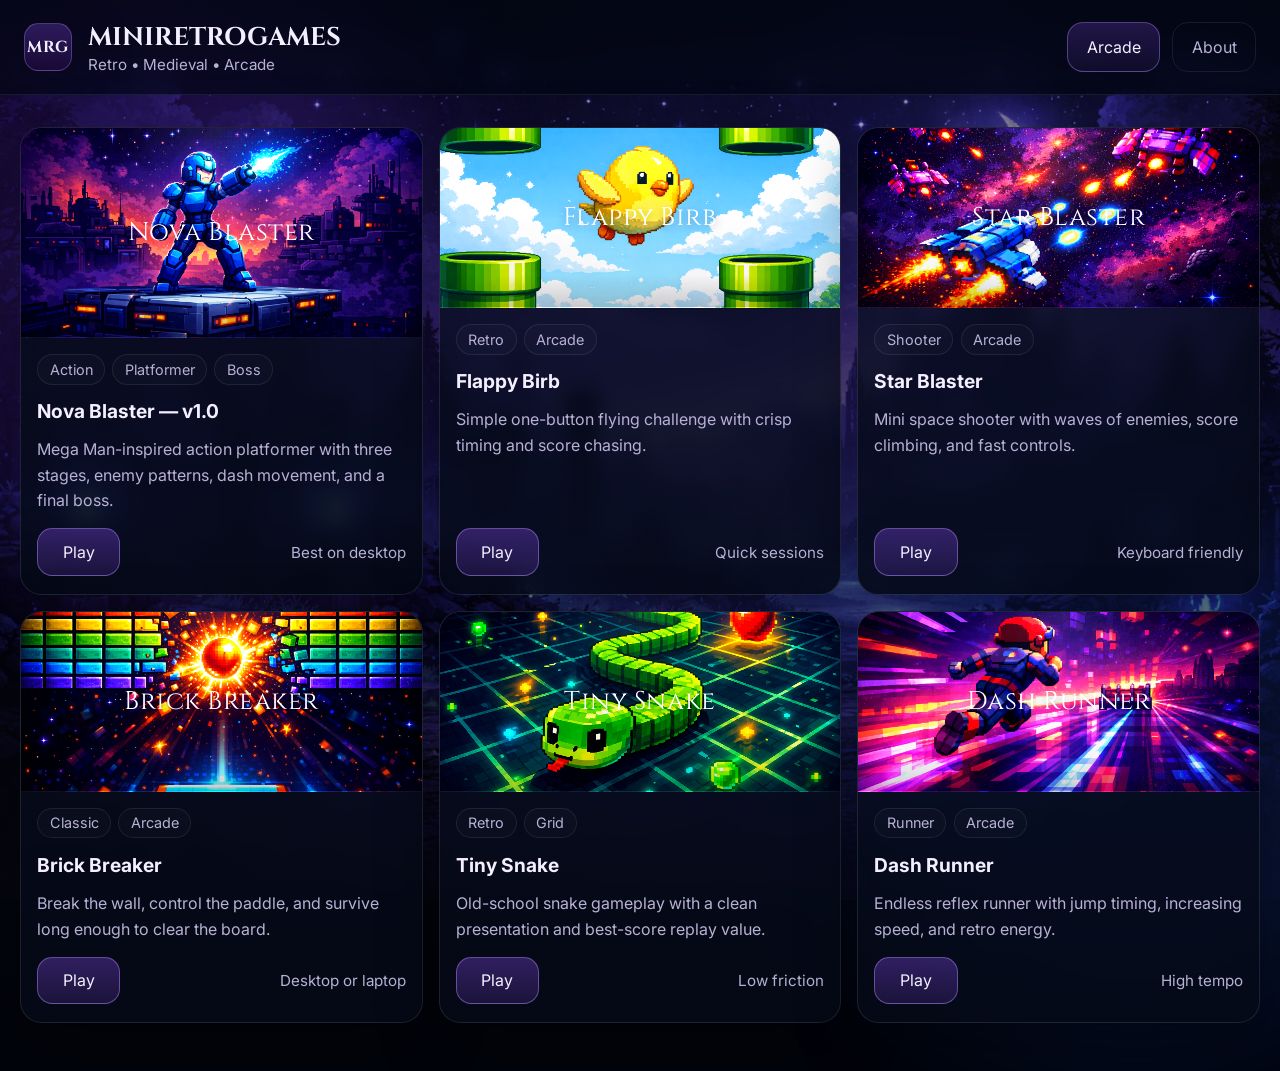
<file: index.html>
<!DOCTYPE html>
<html lang="en">
<head>
  <meta charset="UTF-8" />
  <meta name="viewport" content="width=device-width, initial-scale=1.0" />
  <title>MiniRetroGames</title>
  <meta name="description" content="A polished collection of small browser games built with vanilla JavaScript." />
  <link rel="preconnect" href="https://fonts.googleapis.com">
  <link rel="preconnect" href="https://fonts.gstatic.com" crossorigin>
  <link href="https://fonts.googleapis.com/css2?family=Cinzel:wght@400;600;700&family=Inter:wght@400;500;600;700&display=swap" rel="stylesheet">
  <link rel="stylesheet" href="style.css" />
</head>
<body>
  <div class="page-backdrop"></div>
  <div class="bg-orb orb-left"></div>
  <div class="bg-orb orb-right"></div>
  <div class="bg-grid"></div>
  

  <header class="site-header">
    <a class="brand" href="#" aria-label="MiniRetroGames home">
      <div class="brand-mark">MRG</div>
      <div>
        <div class="brand-title">MiniRetroGames</div>
        <div class="brand-subtitle">Retro • Medieval • Arcade</div>
      </div>
    </a>

    <nav class="top-nav" aria-label="Primary navigation">
      <button class="nav-pill active" data-panel="arcade">Arcade</button>
      <button class="nav-pill" data-panel="about">About</button>
    </nav>
  </header>

  <main class="shell">
    <section id="arcade" class="panel active" aria-label="Arcade games">
      <div class="grid">
        <article class="game-card featured">
          <div class="card-art art-nova has-cover">
            <div class="art-title">Nova Blaster</div>
          </div>
          <div class="card-body">
            <div class="tags">
              <span>Action</span>
              <span>Platformer</span>
              <span>Boss</span>
            </div>
            <h2>Nova Blaster — v1.0</h2>
            <p>Mega Man-inspired action platformer with three stages, enemy patterns, dash movement, and a final boss.</p>
            <div class="card-actions">
              <a class="play-btn" href="games/nova-blaster/index.html" target="_blank" rel="noopener">Play</a>
              <span class="card-note">Best on desktop</span>
            </div>
          </div>
        </article>

        <article class="game-card">
          <div class="card-art art-flappy has-cover">
            <div class="art-title">Flappy Birb</div>
          </div>
          <div class="card-body">
            <div class="tags">
              <span>Retro</span>
              <span>Arcade</span>
            </div>
            <h2>Flappy Birb</h2>
            <p>Simple one-button flying challenge with crisp timing and score chasing.</p>
            <div class="card-actions">
              <a class="play-btn" href="games/flappy-birb/index.html" target="_blank" rel="noopener">Play</a>
              <span class="card-note">Quick sessions</span>
            </div>
          </div>
        </article>

        <article class="game-card">
          <div class="card-art art-star has-cover">
            <div class="art-title">Star Blaster</div>
          </div>
          <div class="card-body">
            <div class="tags">
              <span>Shooter</span>
              <span>Arcade</span>
            </div>
            <h2>Star Blaster</h2>
            <p>Mini space shooter with waves of enemies, score climbing, and fast controls.</p>
            <div class="card-actions">
              <a class="play-btn" href="games/star-blaster/index.html" target="_blank" rel="noopener">Play</a>
              <span class="card-note">Keyboard friendly</span>
            </div>
          </div>
        </article>

        <article class="game-card">
          <div class="card-art art-brick has-cover">
            <div class="art-title">Brick Breaker</div>
          </div>
          <div class="card-body">
            <div class="tags">
              <span>Classic</span>
              <span>Arcade</span>
            </div>
            <h2>Brick Breaker</h2>
            <p>Break the wall, control the paddle, and survive long enough to clear the board.</p>
            <div class="card-actions">
              <a class="play-btn" href="games/brick-breaker/index.html" target="_blank" rel="noopener">Play</a>
              <span class="card-note">Desktop or laptop</span>
            </div>
          </div>
        </article>

        <article class="game-card">
          <div class="card-art art-snake has-cover">
            <div class="art-title">Tiny Snake</div>
          </div>
          <div class="card-body">
            <div class="tags">
              <span>Retro</span>
              <span>Grid</span>
            </div>
            <h2>Tiny Snake</h2>
            <p>Old-school snake gameplay with a clean presentation and best-score replay value.</p>
            <div class="card-actions">
              <a class="play-btn" href="games/tiny-snake/index.html" target="_blank" rel="noopener">Play</a>
              <span class="card-note">Low friction</span>
            </div>
          </div>
        </article>

        <article class="game-card">
          <div class="card-art art-runner has-cover">
            <div class="art-title">Dash Runner</div>
          </div>
          <div class="card-body">
            <div class="tags">
              <span>Runner</span>
              <span>Arcade</span>
            </div>
            <h2>Dash Runner</h2>
            <p>Endless reflex runner with jump timing, increasing speed, and retro energy.</p>
            <div class="card-actions">
              <a class="play-btn" href="games/dash-runner/index.html" target="_blank" rel="noopener">Play</a>
              <span class="card-note">High tempo</span>
            </div>
          </div>
        </article>
      </div>
    </section>

    <section id="about" class="panel" aria-label="About MiniRetroGames">
      <div class="about-card">
        <h1>About this collection</h1>
        <p>
          MiniRetroGames is a small browser arcade shelf built around short, replayable games.
          The collection mixes action, platforming, and classic retro ideas, with each project kept lightweight and easy to launch in a browser.
        </p>
        <div class="about-grid">
          <div>
            <h3>What is inside?</h3>
            <ul>
              <li>6 playable browser games</li>
              <li>Fast-loading standalone game folders</li>
            </ul>
          </div>
        </div>
      </div>
    </section>
  </main>

  <script src="script.js"></script>
</body>
</html>
</file>
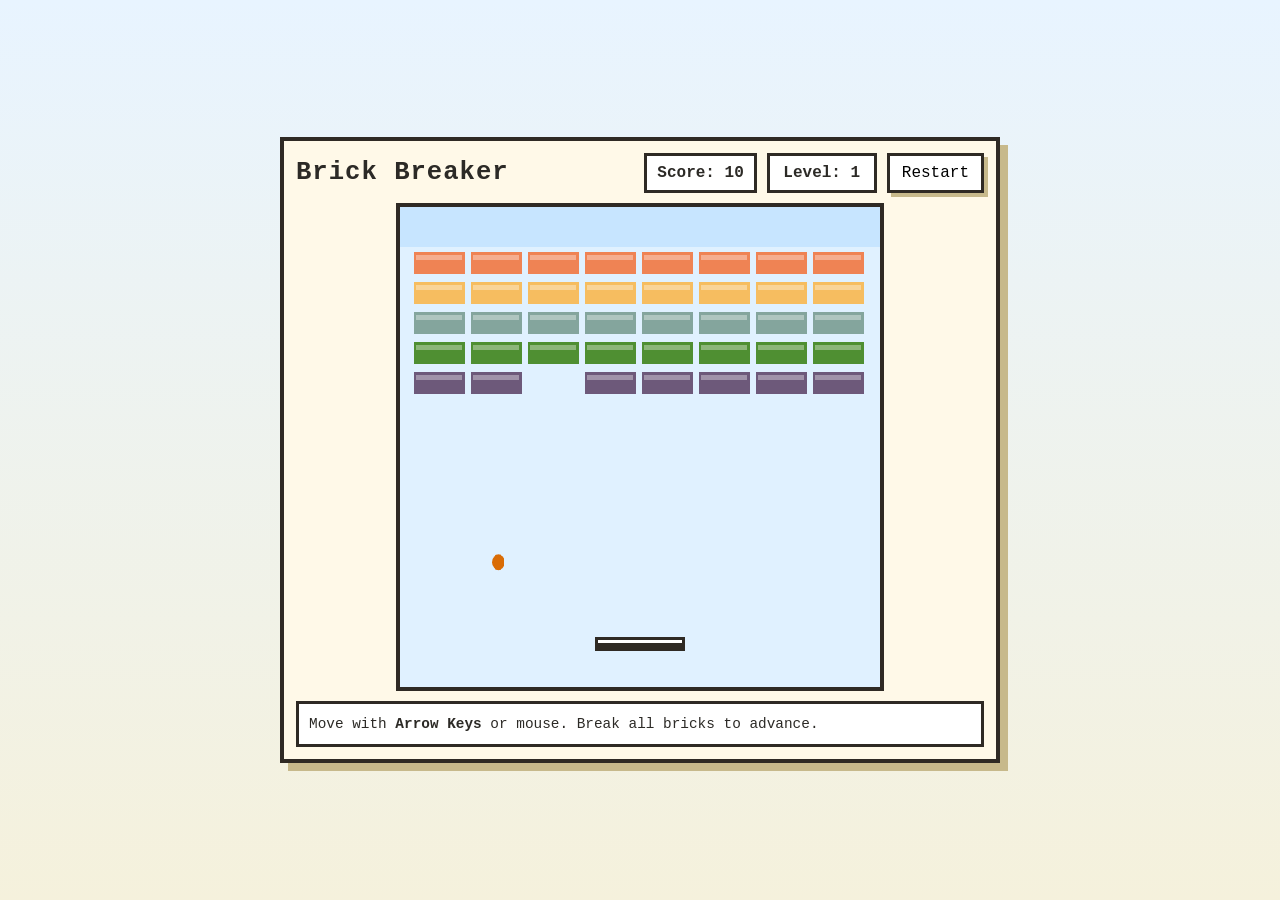
<file: games/brick-breaker/index.html>
<!DOCTYPE html>
<html lang="en">
<head>
  <meta charset="UTF-8" />
  <meta name="viewport" content="width=device-width,initial-scale=1.0" />
  <title>Brick Breaker</title>
  <link rel="stylesheet" href="../../shared/game-shell.css" />
  <link rel="stylesheet" href="style.css" />
</head>
<body>
  <div class="game-shell">
    <div class="topbar">
      <div class="title">Brick Breaker</div>
      <div class="hud">
        <div class="badge">Score: <span id="score">0</span></div>
        <div class="badge">Level: <span id="level">1</span></div>
        <button id="restart">Restart</button>
      </div>
    </div>

    <canvas id="game" width="640" height="480"></canvas>

    <div class="help">
      Move with <b>Arrow Keys</b> or mouse.
      Break all bricks to advance.
    </div>
  </div>

  <script src="script.js"></script>
</body>
</html>
</file>
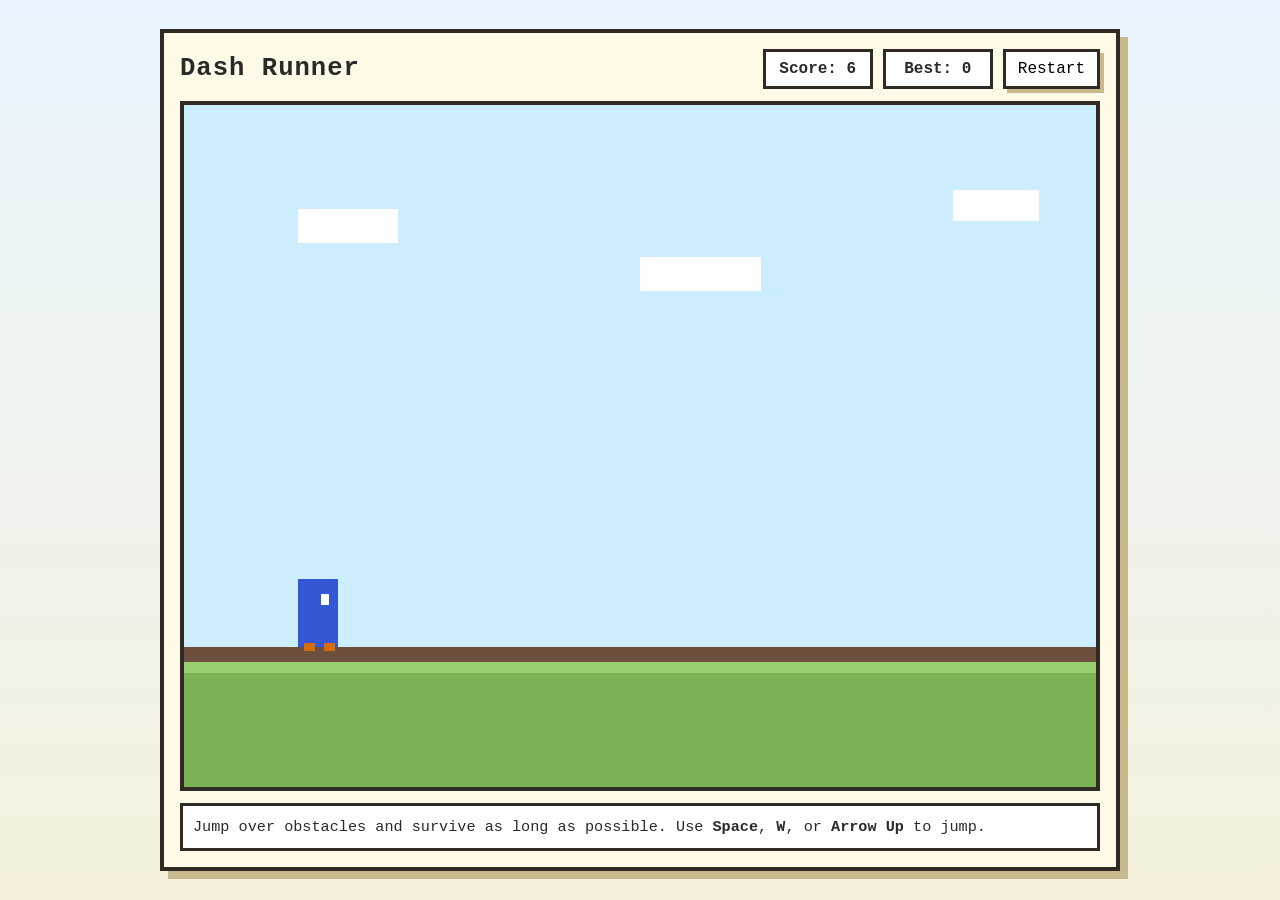
<file: games/dash-runner/index.html>
<!DOCTYPE html>
<html lang="en">
<head>
  <meta charset="UTF-8" />
  <meta name="viewport" content="width=device-width,initial-scale=1.0" />
  <title>Dash Runner</title>
  <link rel="stylesheet" href="../../shared/game-shell.css" />
  <link rel="stylesheet" href="style.css" />
</head>
<body>
  <div class="game-shell">
    <div class="topbar">
      <div class="title">Dash Runner</div>
      <div class="hud">
        <div class="badge">Score: <span id="score">0</span></div>
        <div class="badge">Best: <span id="best">0</span></div>
        <button id="restart">Restart</button>
      </div>
    </div>

    <canvas id="game" width="640" height="360"></canvas>

    <div class="help">
      Jump over obstacles and survive as long as possible.
      Use <b>Space</b>, <b>W</b>, or <b>Arrow Up</b> to jump.
    </div>
  </div>

  <script src="script.js"></script>
</body>
</html>
</file>
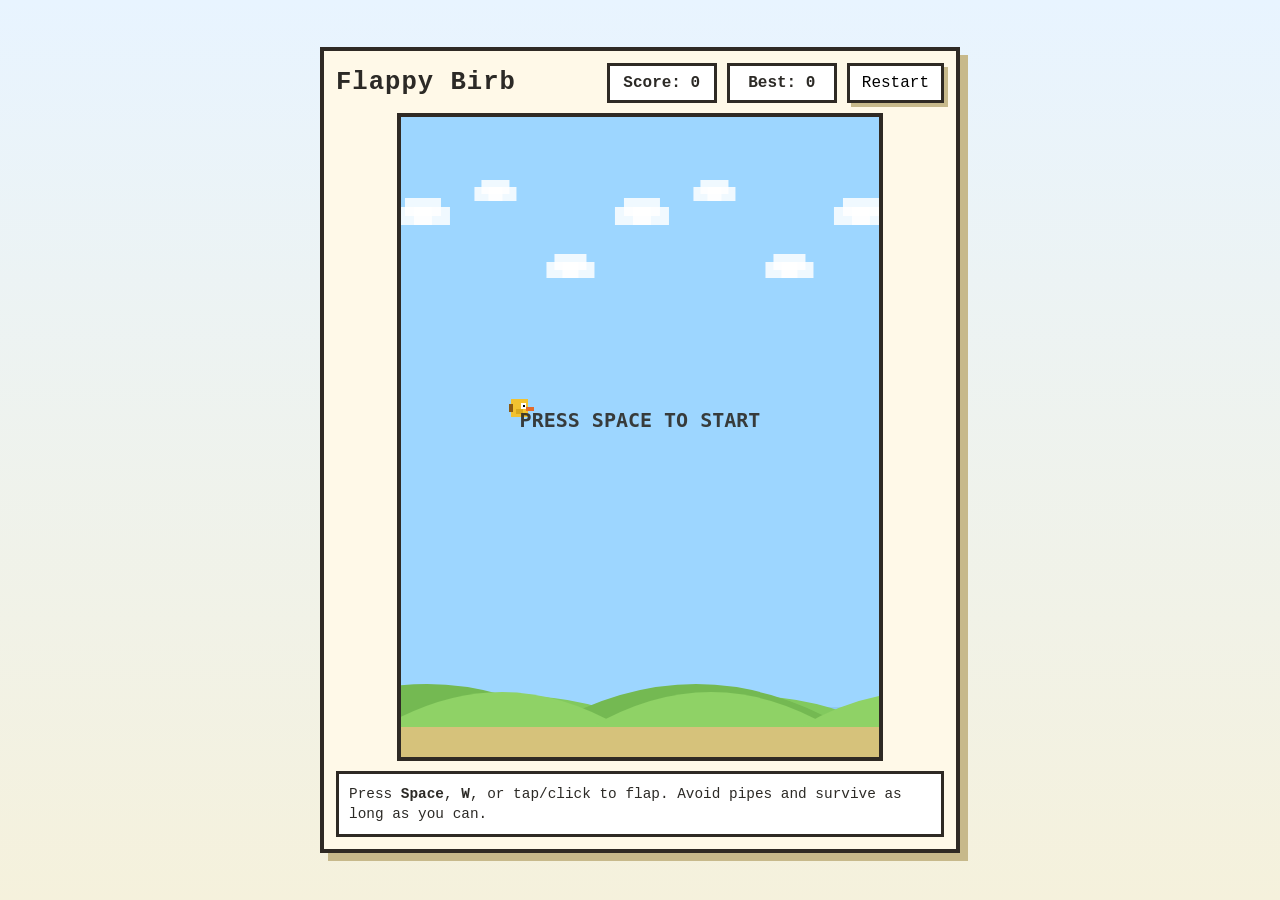
<file: games/flappy-birb/index.html>
<!DOCTYPE html>
<html lang="en">
<head>
  <meta charset="UTF-8" />
  <meta name="viewport" content="width=device-width,initial-scale=1.0" />
  <title>Flappy Birb</title>
  <link rel="stylesheet" href="../../shared/game-shell.css" />
  <link rel="stylesheet" href="style.css" />
</head>
<body>
  <div class="game-shell">
    <div class="topbar">
      <div class="title">Flappy Birb</div>
      <div class="hud">
        <div class="badge">Score: <span id="score">0</span></div>
        <div class="badge">Best: <span id="best">0</span></div>
        <button id="restart">Restart</button>
      </div>
    </div>

    <canvas id="game" width="480" height="640"></canvas>

    <div class="help">
      Press <b>Space</b>, <b>W</b>, or tap/click to flap.
      Avoid pipes and survive as long as you can.
    </div>
  </div>

  <script src="script.js"></script>
</body>
</html>
</file>
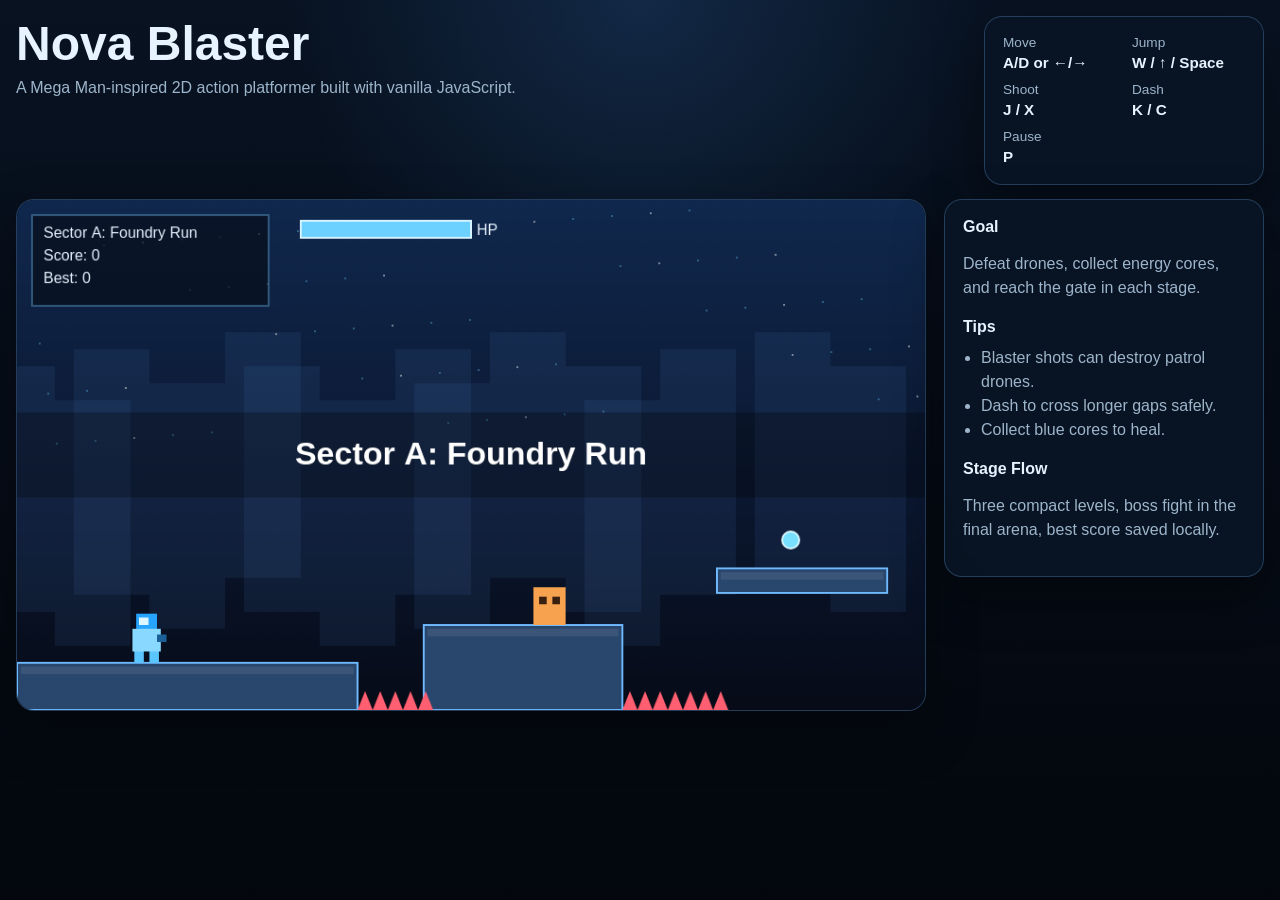
<file: games/nova-blaster/index.html>
<!DOCTYPE html>
<html lang="en">
<head>
  <meta charset="UTF-8" />
  <meta name="viewport" content="width=device-width, initial-scale=1.0" />
  <title>Nova Blaster</title>
  <link rel="stylesheet" href="style.css" />
</head>
<body>
  <div class="shell">
    <header>
      <div>
        <h1>Nova Blaster</h1>
        <p class="tag">A Mega Man-inspired 2D action platformer built with vanilla JavaScript.</p>
      </div>
      <div class="hud-card">
        <div><span>Move</span><strong>A/D or ←/→</strong></div>
        <div><span>Jump</span><strong>W / ↑ / Space</strong></div>
        <div><span>Shoot</span><strong>J / X</strong></div>
        <div><span>Dash</span><strong>K / C</strong></div>
        <div><span>Pause</span><strong>P</strong></div>
      </div>
    </header>

    <main>
      <canvas id="game" width="960" height="540" aria-label="Nova Blaster game canvas"></canvas>
      <aside class="panel">
        <section>
          <h2>Goal</h2>
          <p>Defeat drones, collect energy cores, and reach the gate in each stage.</p>
        </section>
        <section>
          <h2>Tips</h2>
          <ul>
            <li>Blaster shots can destroy patrol drones.</li>
            <li>Dash to cross longer gaps safely.</li>
            <li>Collect blue cores to heal.</li>
          </ul>
        </section>
        <section>
          <h2>Stage Flow</h2>
          <p>Three compact levels, boss fight in the final arena, best score saved locally.</p>
        </section>
      </aside>
    </main>
  </div>

  <script src="script.js"></script>
</body>
</html>
</file>
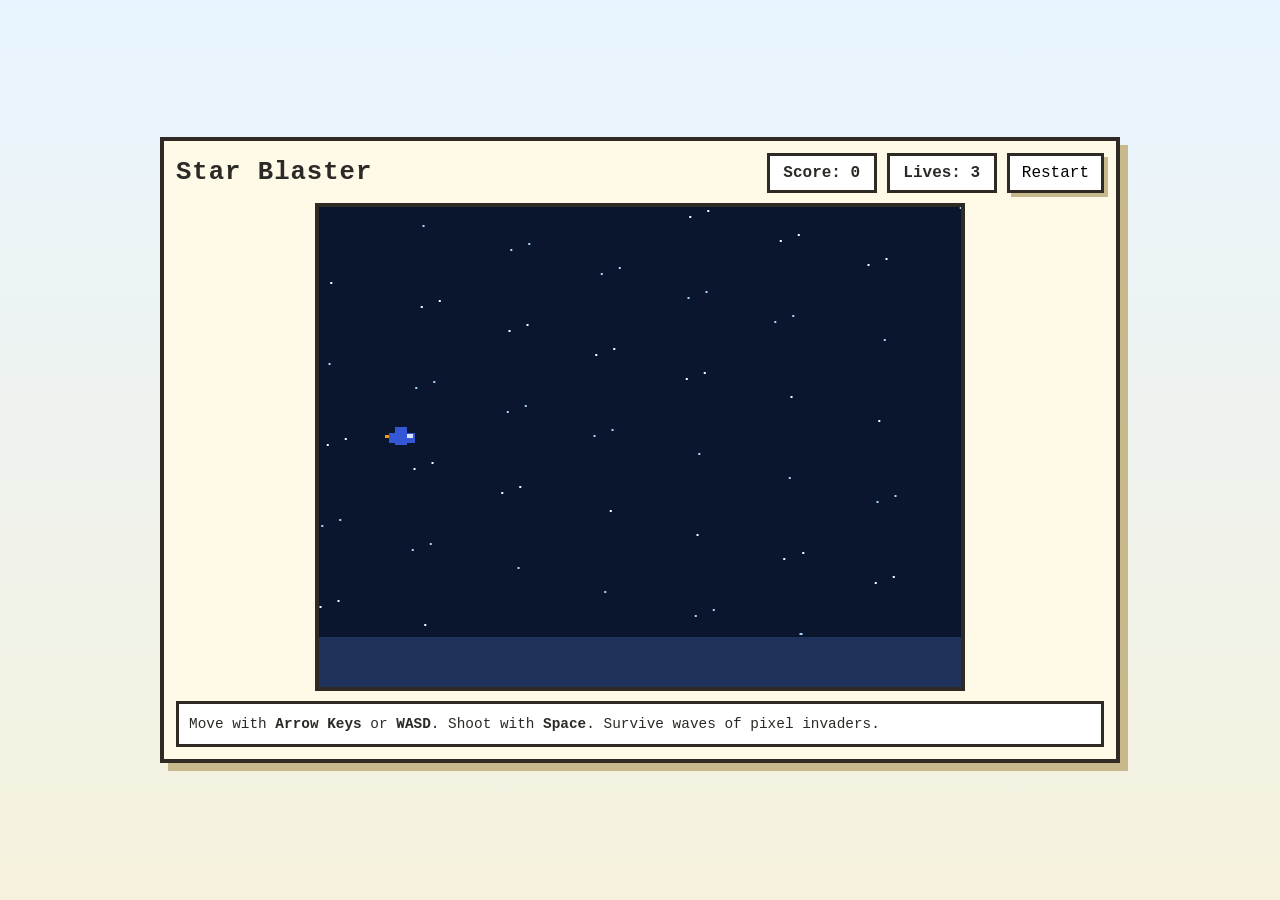
<file: games/star-blaster/index.html>
<!DOCTYPE html>
<html lang="en">
<head>
  <meta charset="UTF-8" />
  <meta name="viewport" content="width=device-width,initial-scale=1.0" />
  <title>Star Blaster</title>
  <link rel="stylesheet" href="../../shared/game-shell.css" />
  <link rel="stylesheet" href="style.css" />
</head>
<body>
  <div class="game-shell">
    <div class="topbar">
      <div class="title">Star Blaster</div>
      <div class="hud">
        <div class="badge">Score: <span id="score">0</span></div>
        <div class="badge">Lives: <span id="lives">3</span></div>
        <button id="restart">Restart</button>
      </div>
    </div>

    <canvas id="game" width="640" height="480"></canvas>

    <div class="help">
      Move with <b>Arrow Keys</b> or <b>WASD</b>.
      Shoot with <b>Space</b>.
      Survive waves of pixel invaders.
    </div>
  </div>

  <script src="script.js"></script>
</body>
</html>
</file>
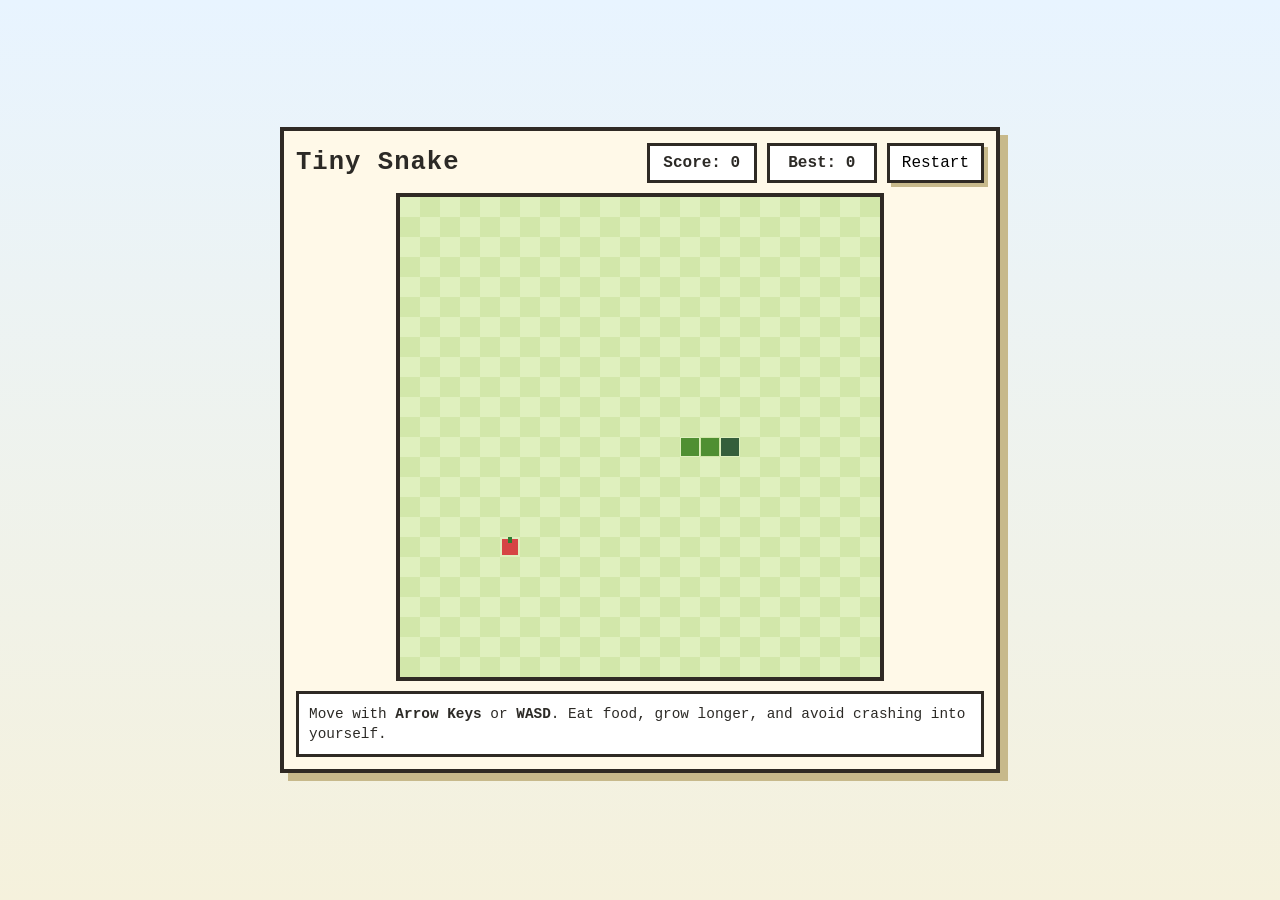
<file: games/tiny-snake/index.html>
<!DOCTYPE html>
<html lang="en">
<head>
  <meta charset="UTF-8" />
  <meta name="viewport" content="width=device-width,initial-scale=1.0" />
  <title>Tiny Snake</title>
  <link rel="stylesheet" href="../../shared/game-shell.css" />
  <link rel="stylesheet" href="style.css" />
</head>
<body>
  <div class="game-shell">
    <div class="topbar">
      <div class="title">Tiny Snake</div>
      <div class="hud">
        <div class="badge">Score: <span id="score">0</span></div>
        <div class="badge">Best: <span id="best">0</span></div>
        <button id="restart">Restart</button>
      </div>
    </div>

    <canvas id="game" width="480" height="480"></canvas>

    <div class="help">
      Move with <b>Arrow Keys</b> or <b>WASD</b>.
      Eat food, grow longer, and avoid crashing into yourself.
    </div>
  </div>

  <script src="script.js"></script>
</body>
</html>
</file>
<file: style.css>
:root {
  --bg: #050714;
  --bg-2: #091129;
  --panel: rgba(8, 13, 31, 0.72);
  --panel-2: rgba(15, 21, 41, 0.90);
  --border: rgba(138, 103, 255, 0.18);
  --border-strong: rgba(179, 147, 255, 0.32);
  --text: #f3efff;
  --muted: #b8b1d5;
  --accent: #8f4fff;
  --accent-2: #c18bff;
  --shadow: 0 20px 60px rgba(0, 0, 0, 0.38);
}

* {
  box-sizing: border-box;
}

html {
  scroll-behavior: smooth;
}

body {
  margin: 0;
  min-height: 100vh;
  color: var(--text);
  font-family: Inter, Arial, sans-serif;
  background: linear-gradient(180deg, #040612 0%, #02040b 100%);
  overflow-x: hidden;
}

.page-backdrop {
  position: fixed;
  inset: 0;
  z-index: 0;
  background:
    linear-gradient(rgba(5, 7, 20, 0.30), rgba(5, 7, 20, 0.52)),
    url("./assets/covers/bg.png") center/cover no-repeat;
  opacity: 1;
  pointer-events: none;
}

.bg-grid {
  position: fixed;
  inset: 0;
  z-index: 0;
  pointer-events: none;
  opacity: 0.04;
  background-image:
    linear-gradient(rgba(255,255,255,0.10) 1px, transparent 1px),
    linear-gradient(90deg, rgba(255,255,255,0.10) 1px, transparent 1px);
  background-size: 36px 36px;
  mask-image: linear-gradient(180deg, rgba(0,0,0,0.72), transparent 95%);
}

.bg-orb {
  position: fixed;
  width: 38rem;
  height: 38rem;
  border-radius: 50%;
  filter: blur(80px);
  opacity: 0.14;
  pointer-events: none;
  z-index: 0;
}

.orb-left {
  left: -12rem;
  top: -6rem;
  background: #7a2fff;
}

.orb-right {
  right: -10rem;
  bottom: -10rem;
  background: #205eff;
}

.site-header,
.shell {
  position: relative;
  z-index: 1;
}

.site-header {
  display: flex;
  align-items: center;
  justify-content: space-between;
  gap: 1rem;
  padding: 1.25rem 1.5rem;
  border-bottom: 1px solid rgba(255,255,255,0.08);
  background: rgba(2, 7, 20, 0.64);
  backdrop-filter: blur(14px);
}

.brand {
  display: flex;
  align-items: center;
  gap: 1rem;
  color: inherit;
  text-decoration: none;
}

.brand-mark {
  display: grid;
  place-items: center;
  width: 3rem;
  height: 3rem;
  border-radius: 0.9rem;
  border: 1px solid var(--border-strong);
  background: linear-gradient(180deg, rgba(143,79,255,0.28), rgba(25,10,54,0.95));
  box-shadow: var(--shadow);
  font-family: Cinzel, serif;
  font-weight: 700;
  letter-spacing: 0.06em;
}

.brand-title {
  font-family: Cinzel, serif;
  font-size: clamp(1.2rem, 2vw, 1.8rem);
  font-weight: 700;
  text-transform: uppercase;
}

.brand-subtitle {
  color: var(--muted);
  font-size: 0.95rem;
}

.top-nav {
  display: flex;
  gap: 0.75rem;
}

.nav-pill {
  border: 1px solid rgba(255,255,255,0.08);
  background: transparent;
  color: var(--muted);
  padding: 0.9rem 1.15rem;
  border-radius: 1rem;
  font: inherit;
  cursor: pointer;
  transition: 0.25s ease;
}

.nav-pill:hover,
.nav-pill.active {
  color: var(--text);
  border-color: rgba(177, 137, 255, 0.4);
  background: linear-gradient(180deg, rgba(143,79,255,0.22), rgba(143,79,255,0.08));
}

.shell {
  max-width: 1280px;
  margin: 0 auto;
  padding: 2rem 1.25rem 3rem;
}

.panel {
  display: none;
}

.panel.active {
  display: block;
}

.grid {
  display: grid;
  grid-template-columns: repeat(3, minmax(0, 1fr));
  gap: 1rem;
}

.game-card,
.about-card {
  overflow: hidden;
  border-radius: 1.35rem;
  border: 1px solid rgba(255,255,255,0.10);
  background: linear-gradient(180deg, rgba(8, 13, 31, 0.70), rgba(5, 10, 23, 0.88));
  box-shadow: var(--shadow);
  backdrop-filter: blur(10px);
}

.game-card {
  display: flex;
  flex-direction: column;
  min-height: 340px;
  transition:
    transform 0.25s ease,
    border-color 0.25s ease,
    box-shadow 0.25s ease;
}

.game-card:hover {
  transform: translateY(-4px);
  border-color: rgba(193, 139, 255, 0.3);
  box-shadow: 0 22px 70px rgba(0, 0, 0, 0.42);
}

.game-card.featured {
  min-height: 360px;
  box-shadow: 0 24px 80px rgba(70, 40, 150, 0.18), var(--shadow);
}

.card-art {
  position: relative;
  min-height: 180px;
  border-bottom: 1px solid rgba(255,255,255,0.08);
  display: grid;
  place-items: center;
  padding: 1rem;
  text-align: center;
  background-size: cover;
  background-position: center;
  background-repeat: no-repeat;
  overflow: hidden;
  filter: saturate(1.15) contrast(1.08) brightness(1.04);
  transition: transform 0.3s ease, filter 0.3s ease;
}

.game-card:hover .card-art {
  transform: scale(1.015);
  filter: saturate(1.22) contrast(1.1) brightness(1.06);
}

.card-art::before {
  content: "";
  position: absolute;
  inset: 0;
  background:
    linear-gradient(to bottom, rgba(8, 10, 24, 0.02), rgba(8, 10, 24, 0.12)),
    radial-gradient(circle at 50% 0%, rgba(255,255,255,0.10), transparent 42%);
}

.card-art::after {
  content: "";
  position: absolute;
  inset: auto 0 0 0;
  height: 18%;
  background: linear-gradient(to top, rgba(4, 6, 18, 0.16), transparent);
}

.game-card.featured .card-art {
  min-height: 210px;
}

.art-title {
  position: relative;
  z-index: 1;
  font-family: Cinzel, serif;
  font-size: clamp(1.4rem, 2vw, 2rem);
  color: #f8f4ff;
  text-shadow:
    0 2px 10px rgba(0,0,0,0.35),
    0 0 18px rgba(255,255,255,0.08);
  letter-spacing: 0.02em;
}

/* Only real images here */
.art-nova {
  background-image: url("./assets/covers/nova-blaster.png");
}

.art-flappy {
  background-image: url("./assets/covers/flappy-birb.png");
}

.art-star {
  background-image: url("./assets/covers/star-blaster.png");
}

.art-brick {
  background-image: url("./assets/covers/brick-breaker.png");
}

.art-snake {
  background-image: url("./assets/covers/tiny-snake.png");
}

.art-runner {
  background-image: url("./assets/covers/dash-runner.png");
}

.card-body {
  display: flex;
  flex: 1;
  flex-direction: column;
  gap: 0.9rem;
  padding: 1rem 1rem 1.1rem;
}

.tags {
  display: flex;
  flex-wrap: wrap;
  gap: 0.45rem;
}

.tags span {
  padding: 0.36rem 0.72rem;
  border-radius: 999px;
  border: 1px solid rgba(255,255,255,0.08);
  color: var(--muted);
  font-size: 0.9rem;
  background: rgba(255,255,255,0.02);
}

.card-body h2 {
  margin: 0;
  font-size: 1.2rem;
}

.card-body p {
  margin: 0;
  color: var(--muted);
  line-height: 1.6;
  flex: 1;
}

.card-actions {
  display: flex;
  align-items: center;
  justify-content: space-between;
  gap: 1rem;
}

.play-btn {
  display: inline-flex;
  align-items: center;
  justify-content: center;
  min-width: 5.2rem;
  padding: 0.8rem 1rem;
  border-radius: 0.95rem;
  text-decoration: none;
  color: var(--text);
  border: 1px solid rgba(187, 144, 255, 0.45);
  background: linear-gradient(180deg, rgba(143,79,255,0.32), rgba(143,79,255,0.16));
  transition: 0.22s ease;
}

.play-btn:hover {
  transform: translateY(-1px);
  border-color: rgba(209, 178, 255, 0.65);
  background: linear-gradient(180deg, rgba(143,79,255,0.45), rgba(143,79,255,0.18));
}

.card-note {
  color: var(--muted);
  font-size: 0.95rem;
}

.about-card {
  padding: 1.5rem;
}

.about-card h1 {
  margin-top: 0;
  font-family: Cinzel, serif;
  font-size: clamp(1.8rem, 3vw, 2.6rem);
}

.about-card p,
.about-card li {
  color: var(--muted);
  line-height: 1.7;
}

.about-grid {
  margin-top: 1.5rem;
  display: grid;
  grid-template-columns: repeat(2, minmax(0, 1fr));
  gap: 1rem;
}

.about-grid > div {
  border-radius: 1rem;
  border: 1px solid rgba(255,255,255,0.08);
  background: rgba(255,255,255,0.03);
  padding: 1rem;
}

@media (max-width: 980px) {
  .grid {
    grid-template-columns: repeat(2, minmax(0, 1fr));
  }
}

@media (max-width: 720px) {
  .site-header {
    flex-direction: column;
    align-items: flex-start;
  }

  .top-nav {
    width: 100%;
  }

  .nav-pill {
    flex: 1;
  }

  .grid,
  .about-grid {
    grid-template-columns: 1fr;
  }

  .card-art {
    min-height: 160px;
  }
}
</file>
<file: shared/game-shell.css>
:root{
  --bg:#f5f1dc;
  --panel:#fff9e8;
  --ink:#2c2a26;
  --border:#2f2a24;
  --shadow:#c7b98b;
}

*{
  box-sizing:border-box;
}

html,body{
  margin:0;
  padding:0;
  width:100%;
  height:100%;
  overflow:hidden;
  background:linear-gradient(#e8f4ff,#f5f1dc);
  font-family:"Courier New",monospace;
  color:var(--ink);
}

body{
  min-height:100dvh;
  display:flex;
  align-items:center;
  justify-content:center;
  padding:8px;
}

.game-shell{
  width:min(var(--shell-width, 960px), 100%);
  max-height:calc(100dvh - 16px);
  background:var(--panel);
  border:4px solid var(--border);
  box-shadow:8px 8px 0 var(--shadow);
  padding:12px;
  display:flex;
  flex-direction:column;
  justify-content:center;
}

.topbar{
  display:flex;
  gap:12px;
  justify-content:space-between;
  align-items:center;
  flex-wrap:wrap;
  margin-bottom:10px;
}

.title{
  font-size:clamp(1.2rem,2vw,1.8rem);
  font-weight:700;
  letter-spacing:1px;
}

.hud{
  display:flex;
  gap:10px;
  flex-wrap:wrap;
}

.badge{
  background:#fff;
  border:3px solid var(--border);
  padding:8px 10px;
  min-width:110px;
  text-align:center;
  font-weight:700;
}

canvas{
  width:auto;
  max-width:100%;
  height:auto;
  max-height:calc(100dvh - var(--canvas-max-offset, 180px));
  display:block;
  margin:0 auto;
  border:4px solid var(--border);
  background:var(--canvas-bg, #9dd6ff);
  image-rendering:pixelated;
  aspect-ratio:var(--game-ratio, 4 / 3);
}

.help{
  margin-top:10px;
  font-size:.9rem;
  line-height:1.4;
  background:#fff;
  border:3px solid var(--border);
  padding:10px;
}

button{
  font:inherit;
  border:3px solid var(--border);
  background:#fff;
  padding:8px 12px;
  cursor:pointer;
  box-shadow:4px 4px 0 var(--shadow);
}

button:active{
  transform:translate(2px,2px);
  box-shadow:2px 2px 0 var(--shadow);
}

a{
  color:inherit;
}

@media (max-width:700px){
  body{
    padding:6px;
  }

  .game-shell{
    padding:8px;
    max-height:calc(100dvh - 12px);
  }

  .badge{
    min-width:92px;
    font-size:.9rem;
  }

  .help{
    font-size:.82rem;
    padding:8px;
  }

  canvas{
    max-height:calc(100dvh - var(--canvas-mobile-offset, 150px));
  }
}
</file>
<file: games/brick-breaker/style.css>
:root{
  --shell-width: 720px;
  --game-ratio: 1 / 1;
  --canvas-bg: #9dd6ff;
  --canvas-max-offset: 180px;
  --canvas-mobile-offset: 150px;
}
</file>
<file: games/dash-runner/style.css>
:root{
  --bg:#f5f1dc;
  --panel:#fff9e8;
  --ink:#2c2a26;
  --accent:#d96c06;
  --accent2:#4f8f32;
  --border:#2f2a24;
  --shadow:#c7b98b;
}
*{box-sizing:border-box}
html,body{margin:0;padding:0;background:linear-gradient(#e8f4ff,#f5f1dc);font-family:"Courier New",monospace;color:var(--ink)}
body{min-height:100vh;display:flex;align-items:center;justify-content:center;padding:16px}
.game-shell{width:min(960px,100%);background:var(--panel);border:4px solid var(--border);box-shadow:8px 8px 0 var(--shadow);padding:16px}
.topbar{display:flex;gap:12px;justify-content:space-between;align-items:center;flex-wrap:wrap;margin-bottom:12px}
.title{font-size:clamp(1.2rem,2vw,1.8rem);font-weight:700;letter-spacing:1px}
.hud{display:flex;gap:10px;flex-wrap:wrap}
.badge{background:#fff;border:3px solid var(--border);padding:8px 10px;min-width:110px;text-align:center;font-weight:700}
canvas{width:100%;height:auto;display:block;border:4px solid var(--border);background:#9dd6ff;image-rendering:pixelated}
.help{margin-top:12px;font-size:.95rem;line-height:1.5;background:#fff;border:3px solid var(--border);padding:10px}
a{color:inherit}
button{font:inherit;border:3px solid var(--border);background:#fff;padding:8px 12px;cursor:pointer;box-shadow:4px 4px 0 var(--shadow)}
button:active{transform:translate(2px,2px);box-shadow:2px 2px 0 var(--shadow)}
@media(max-width:700px){body{padding:8px}.game-shell{padding:10px}.badge{min-width:92px;font-size:.9rem}}
</file>
<file: games/flappy-birb/style.css>
:root{
  --shell-width: 640px;
  --game-ratio: 3 / 4;
  --canvas-bg: #9dd6ff;
  --canvas-max-offset: 170px;
  --canvas-mobile-offset: 150px;
}
</file>
<file: games/nova-blaster/style.css>
:root {
  --bg: #07111f;
  --panel: rgba(9, 20, 37, 0.9);
  --border: rgba(121, 188, 255, 0.25);
  --text: #e7f3ff;
  --muted: #9db5cb;
  --accent: #6cd1ff;
}

* {
  box-sizing: border-box;
}

html,
body {
  margin: 0;
  width: 100%;
  min-height: 100%;
  overflow-x: hidden;
}

body {
  min-height: 100dvh;
  font-family: Inter, Arial, Helvetica, sans-serif;
  color: var(--text);
  background:
    radial-gradient(circle at top, rgba(48, 107, 176, 0.25), transparent 32%),
    linear-gradient(180deg, #081221 0%, #03070d 100%);
}

.shell {
  max-width: 1380px;
  margin: 0 auto;
  padding: 16px;
  min-height: 100dvh;
}

header {
  display: flex;
  gap: 20px;
  justify-content: space-between;
  align-items: flex-start;
  margin-bottom: 14px;
}

h1 {
  margin: 0 0 8px;
  font-size: clamp(2rem, 4vw, 3rem);
}

.tag {
  margin: 0;
  color: var(--muted);
  max-width: 720px;
}

main {
  display: grid;
  grid-template-columns: minmax(0, 960px) 320px;
  gap: 18px;
  align-items: start;
}

canvas,
.panel,
.hud-card {
  border: 1px solid var(--border);
  background: var(--panel);
  box-shadow: 0 20px 50px rgba(0, 0, 0, 0.35);
  border-radius: 18px;
}

canvas {
  width: 100%;
  height: auto;
  max-height: calc(100dvh - 170px);
  display: block;
  aspect-ratio: 16 / 9;
}

.panel,
.hud-card {
  padding: 18px;
  backdrop-filter: blur(10px);
}

.panel h2 {
  margin: 0 0 8px;
  font-size: 1rem;
}

.panel section + section {
  margin-top: 18px;
}

.panel p,
.panel li {
  color: var(--muted);
  line-height: 1.5;
}

.panel ul {
  padding-left: 18px;
  margin: 10px 0 0;
}

.hud-card {
  min-width: 280px;
  display: grid;
  grid-template-columns: repeat(2, minmax(0, 1fr));
  gap: 10px 16px;
}

.hud-card span {
  display: block;
  color: var(--muted);
  font-size: 0.85rem;
  margin-bottom: 4px;
}

.hud-card strong {
  font-size: 0.95rem;
}

@media (max-width: 1180px) {
  main {
    grid-template-columns: 1fr;
  }

  canvas {
    max-height: calc(100dvh - 230px);
  }
}

@media (max-width: 760px) {
  .shell {
    padding: 10px;
  }

  header {
    flex-direction: column;
    gap: 12px;
  }

  .hud-card {
    width: 100%;
  }

  .panel,
  .hud-card {
    padding: 14px;
  }

  canvas {
    max-height: calc(100dvh - 260px);
  }
}
</file>
<file: games/star-blaster/style.css>
:root{
  --shell-width: 960px;
  --game-ratio: 4 / 3;
  --canvas-bg: #9dd6ff;
  --canvas-max-offset: 180px;
  --canvas-mobile-offset: 160px;
}
</file>
<file: games/tiny-snake/style.css>
:root{
  --shell-width: 720px;
  --game-ratio: 1 / 1;
  --canvas-bg: #9dd6ff;
  --canvas-max-offset: 180px;
  --canvas-mobile-offset: 150px;
}
</file>
